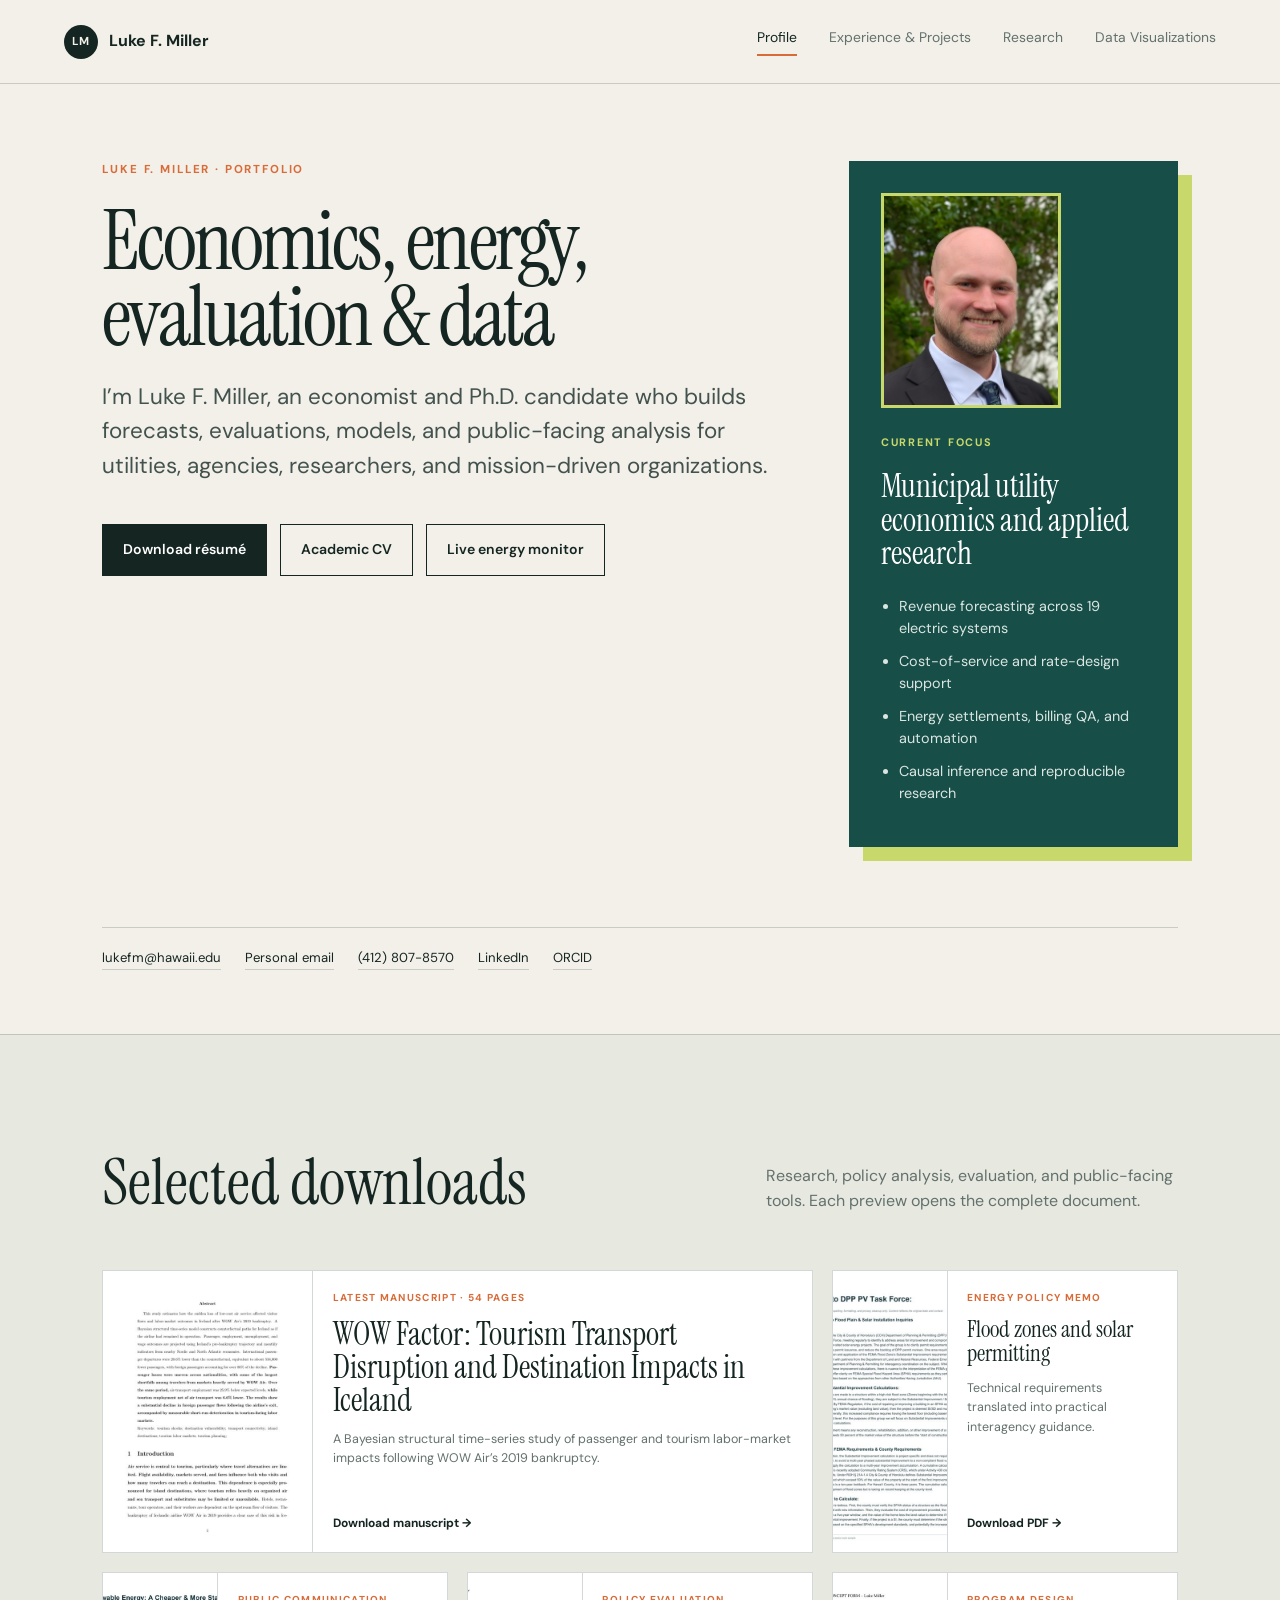
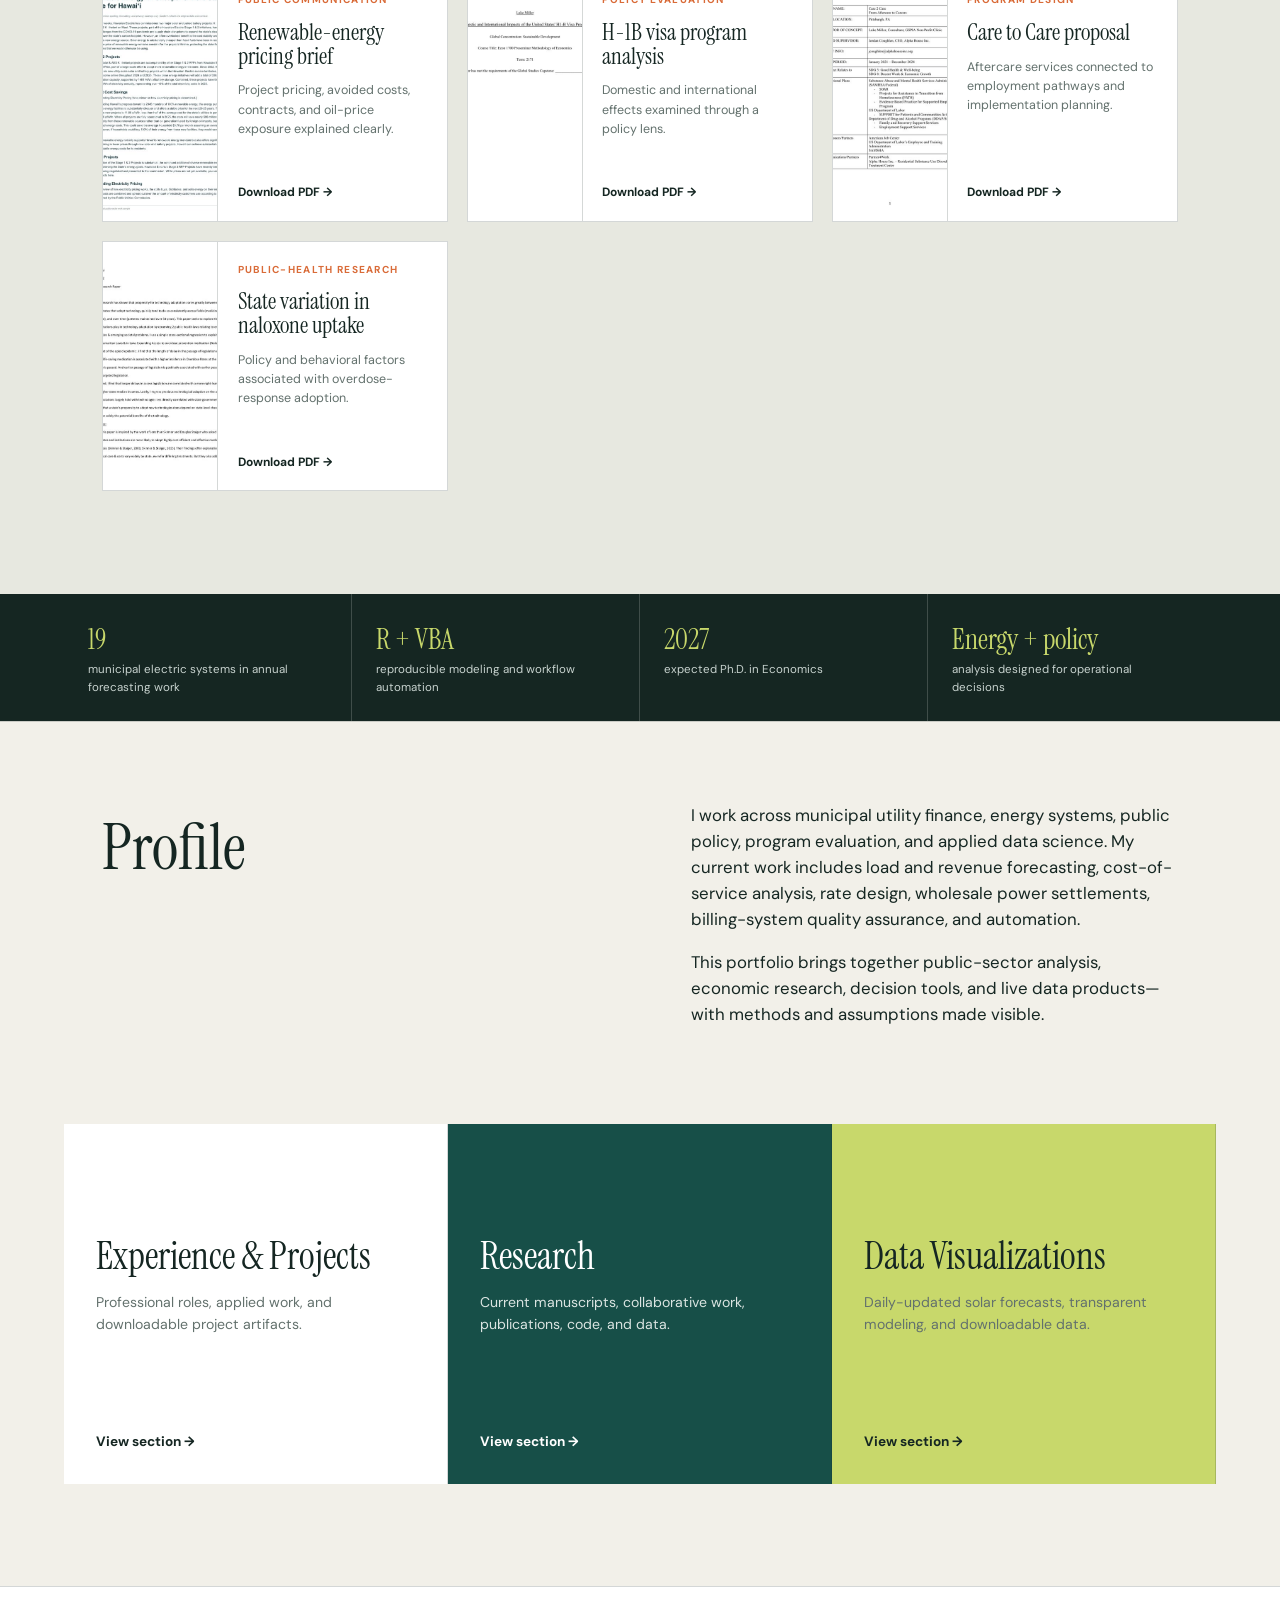
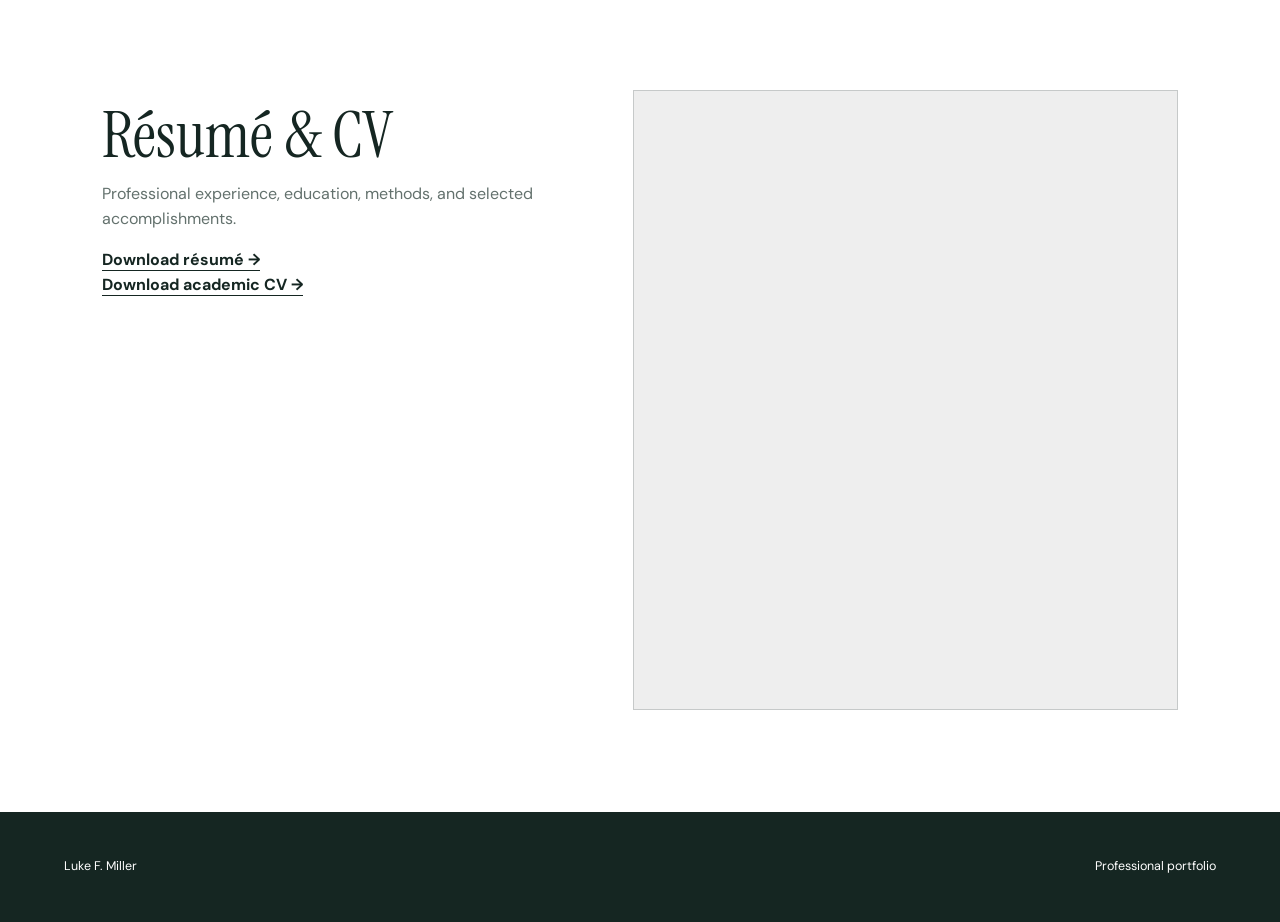
<file: docs/index.html>
<!doctype html>
<html lang="en">
<head>
  <meta charset="utf-8">
  <meta name="viewport" content="width=device-width,initial-scale=1">
  <meta name="description" content="Professional portfolio of Luke F. Miller: experience, research, and reproducible data visualization.">
  <title>Luke F. Miller | Portfolio</title>
  <link rel="stylesheet" href="assets/styles.css">
</head>
<body>
  <a class="skip-link" href="#main">Skip to content</a>
  <header class="site-header">
    <a class="brand" href="index.html"><span>LM</span> Luke F. Miller</a>
    <button class="nav-toggle" aria-expanded="false" aria-controls="site-nav">Menu</button>
    <nav id="site-nav" aria-label="Primary">
      <a class="active" href="index.html">Profile</a>
      <a href="experience.html">Experience &amp; Projects</a>
      <a href="research.html">Research</a>
      <a href="visualizations.html">Data Visualizations</a>
    </nav>
  </header>

  <main id="main">
    <section class="hero compact-hero">
      <div class="hero-main"><div class="eyebrow">Luke F. Miller · Portfolio</div>
      <h1 class="descriptive-title">Economics, energy,<br>evaluation &amp; data</h1>
      <p class="lede">I’m Luke F. Miller, an economist and Ph.D. candidate who builds forecasts, evaluations, models, and public-facing analysis for utilities, agencies, researchers, and mission-driven organizations.</p>
      <div class="actions"><a class="button primary" href="portfolio/credentials/luke-f-miller-resume.pdf" download>Download résumé</a><a class="button secondary" href="portfolio/credentials/luke-f-miller-cv.pdf" download>Academic CV</a><a class="button secondary" href="visualizations.html">Live energy monitor</a></div></div>
      <aside class="hero-brief"><img class="headshot" src="assets/luke-miller-headshot.jpg" alt="Luke F. Miller"><span>Current focus</span><h2>Municipal utility economics and applied research</h2><ul><li>Revenue forecasting across 19 electric systems</li><li>Cost-of-service and rate-design support</li><li>Energy settlements, billing QA, and automation</li><li>Causal inference and reproducible research</li></ul></aside>
      <div class="contact-strip">
        <a href="mailto:lukefm@hawaii.edu">lukefm@hawaii.edu</a>
        <a href="mailto:luke.freddy.miller@gmail.com">Personal email</a>
        <a href="tel:+14128078570">(412) 807-8570</a>
        <a href="https://www.linkedin.com/in/luke-miller-283258127/">LinkedIn</a>
        <a href="https://orcid.org/0009-0008-2932-1568">ORCID</a>
      </div>
    </section>

    <section class="section artifact-showcase">
      <div class="showcase-heading"><div><h2>Selected downloads</h2></div><p>Research, policy analysis, evaluation, and public-facing tools. Each preview opens the complete document.</p></div>
      <div class="document-grid">
        <a class="document-card featured-document" href="portfolio/research/tourism-transport-disruption-research.pdf" download><img src="assets/thumbs/wow.jpg" alt="Abstract page preview of the WOW Air manuscript"><div><span>Latest manuscript · 54 pages</span><h3>WOW Factor: Tourism Transport Disruption and Destination Impacts in Iceland</h3><p>A Bayesian structural time-series study of passenger and tourism labor-market impacts following WOW Air’s 2019 bankruptcy.</p><b>Download manuscript →</b></div></a>
        <a class="document-card" href="portfolio/public-sector-tools/flood-zone-solar-memo.pdf" download><img src="assets/thumbs/flood.jpg" alt="Preview of flood-zone solar permitting memo"><div><span>Energy policy memo</span><h3>Flood zones and solar permitting</h3><p>Technical requirements translated into practical interagency guidance.</p><b>Download PDF →</b></div></a>
        <a class="document-card" href="portfolio/public-sector-tools/renewable-energy-pricing-brief.pdf" download><img src="assets/thumbs/pricing.jpg" alt="Preview of renewable-energy pricing brief"><div><span>Public communication</span><h3>Renewable-energy pricing brief</h3><p>Project pricing, avoided costs, contracts, and oil-price exposure explained clearly.</p><b>Download PDF →</b></div></a>
        <a class="document-card" href="portfolio/policy-evaluation/h1b-visa-impact-evaluation.pdf" download><img src="assets/thumbs/h1b.jpg" alt="Preview of H-1B visa impact evaluation"><div><span>Policy evaluation</span><h3>H-1B visa program analysis</h3><p>Domestic and international effects examined through a policy lens.</p><b>Download PDF →</b></div></a>
        <a class="document-card" href="portfolio/policy-evaluation/care-to-care-project-proposal.pdf" download><img src="assets/thumbs/care.jpg" alt="Preview of Care to Care project proposal"><div><span>Program design</span><h3>Care to Care proposal</h3><p>Aftercare services connected to employment pathways and implementation planning.</p><b>Download PDF →</b></div></a>
        <a class="document-card" href="portfolio/research/naloxone-uptake-rates.pdf" download><img src="assets/thumbs/naloxone.jpg" alt="Preview of naloxone uptake research"><div><span>Public-health research</span><h3>State variation in naloxone uptake</h3><p>Policy and behavioral factors associated with overdose-response adoption.</p><b>Download PDF →</b></div></a>
      </div>
    </section>

    <section class="quick-proof"><article><strong>19</strong><span>municipal electric systems in annual forecasting work</span></article><article><strong>R + VBA</strong><span>reproducible modeling and workflow automation</span></article><article><strong>2027</strong><span>expected Ph.D. in Economics</span></article><article><strong>Energy + policy</strong><span>analysis designed for operational decisions</span></article></section>

    <section class="section split compact-section">
      <div>
        <h2>Profile</h2>
      </div>
      <div class="prose">
        <p>I work across municipal utility finance, energy systems, public policy, program evaluation, and applied data science. My current work includes load and revenue forecasting, cost-of-service analysis, rate design, wholesale power settlements, billing-system quality assurance, and automation.</p>
        <p>This portfolio brings together public-sector analysis, economic research, decision tools, and live data products—with methods and assumptions made visible.</p>
      </div>
    </section>

    <section class="feature-grid">
      <a class="feature-card" href="experience.html"><h3>Experience &amp; Projects</h3><p>Professional roles, applied work, and downloadable project artifacts.</p><b>View section →</b></a>
      <a class="feature-card dark" href="research.html"><h3>Research</h3><p>Current manuscripts, collaborative work, publications, code, and data.</p><b>View section →</b></a>
      <a class="feature-card accent" href="visualizations.html"><h3>Data Visualizations</h3><p>Daily-updated solar forecasts, transparent modeling, and downloadable data.</p><b>View section →</b></a>
    </section>

    <section class="section resume-preview">
      <div>
        <h2>Résumé &amp; CV</h2>
        <p class="muted">Professional experience, education, methods, and selected accomplishments.</p>
        <a class="text-link" href="portfolio/credentials/luke-f-miller-resume.pdf" download>Download résumé →</a>
        <br><a class="text-link" href="portfolio/credentials/luke-f-miller-cv.pdf" download>Download academic CV →</a>
      </div>
      <iframe title="Luke F. Miller résumé PDF" src="portfolio/credentials/luke-f-miller-resume.pdf"></iframe>
    </section>
  </main>

  <footer><span>Luke F. Miller</span><span>Professional portfolio</span></footer>
  <script src="assets/site.js"></script>
</body>
</html>
</file>
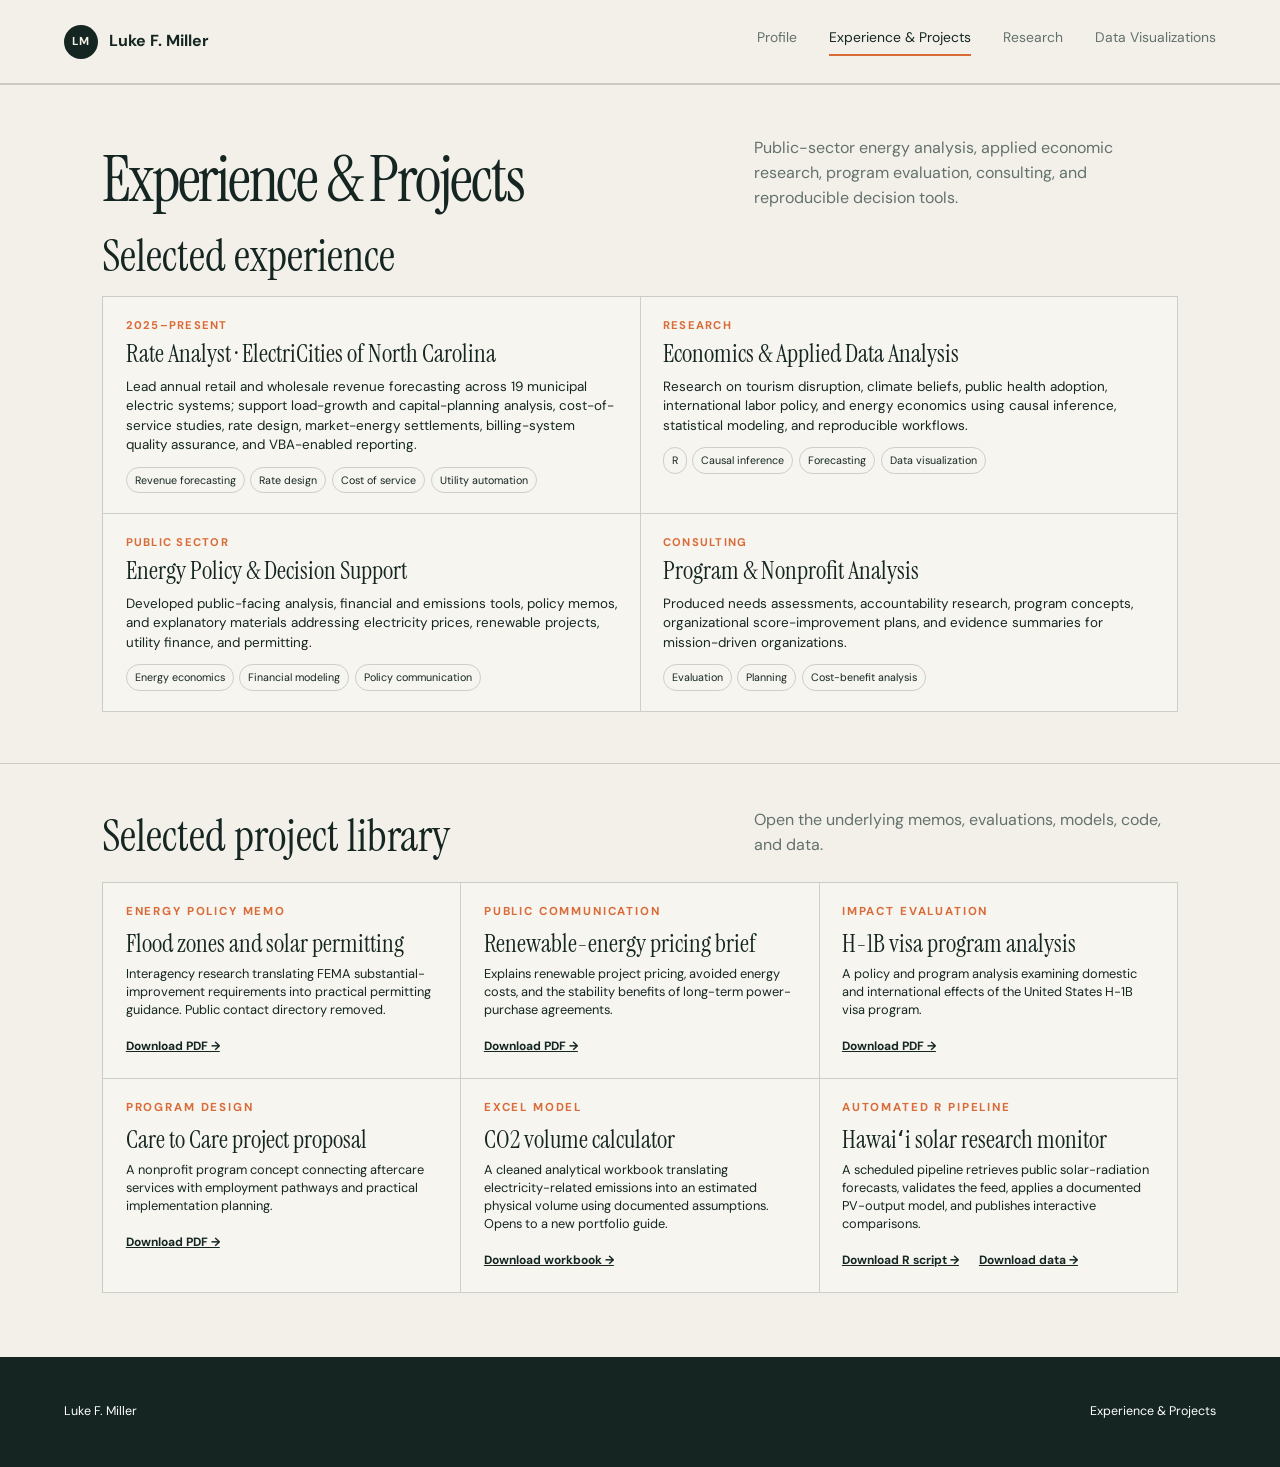
<file: docs/experience.html>
<!doctype html>
<html lang="en">
<head>
  <meta charset="utf-8"><meta name="viewport" content="width=device-width,initial-scale=1">
  <title>Experience & Projects | Luke F. Miller</title>
  <link rel="stylesheet" href="assets/styles.css">
</head>
<body>
  <a class="skip-link" href="#main">Skip to content</a>
  <header class="site-header">
    <a class="brand" href="index.html"><span>LM</span> Luke F. Miller</a>
    <button class="nav-toggle" aria-expanded="false" aria-controls="site-nav">Menu</button>
    <nav id="site-nav" aria-label="Primary"><a href="index.html">Profile</a><a class="active" href="experience.html">Experience &amp; Projects</a><a href="research.html">Research</a><a href="visualizations.html">Data Visualizations</a></nav>
  </header>
  <main id="main">
    <section class="section experience-section compact-page-section">
      <div class="compact-page-heading"><div><h1>Experience &amp; Projects</h1></div><p>Public-sector energy analysis, applied economic research, program evaluation, consulting, and reproducible decision tools.</p></div>
      <h2 class="plain-section-title">Selected experience</h2>
      <div class="timeline compact-timeline">
        <article><div class="date">2025–Present</div><div><h2>Rate Analyst · ElectriCities of North Carolina</h2><p>Lead annual retail and wholesale revenue forecasting across 19 municipal electric systems; support load-growth and capital-planning analysis, cost-of-service studies, rate design, market-energy settlements, billing-system quality assurance, and VBA-enabled reporting.</p><div class="tag-row"><span>Revenue forecasting</span><span>Rate design</span><span>Cost of service</span><span>Utility automation</span></div></div></article>
        <article><div class="date">Research</div><div><h2>Economics &amp; Applied Data Analysis</h2><p>Research on tourism disruption, climate beliefs, public health adoption, international labor policy, and energy economics using causal inference, statistical modeling, and reproducible workflows.</p><div class="tag-row"><span>R</span><span>Causal inference</span><span>Forecasting</span><span>Data visualization</span></div></div></article>
        <article><div class="date">Public sector</div><div><h2>Energy Policy &amp; Decision Support</h2><p>Developed public-facing analysis, financial and emissions tools, policy memos, and explanatory materials addressing electricity prices, renewable projects, utility finance, and permitting.</p><div class="tag-row"><span>Energy economics</span><span>Financial modeling</span><span>Policy communication</span></div></div></article>
        <article><div class="date">Consulting</div><div><h2>Program &amp; Nonprofit Analysis</h2><p>Produced needs assessments, accountability research, program concepts, organizational score-improvement plans, and evidence summaries for mission-driven organizations.</p><div class="tag-row"><span>Evaluation</span><span>Planning</span><span>Cost-benefit analysis</span></div></div></article>
      </div>
    </section>
    <section class="section compact-project-section">
      <div class="compact-section-heading"><div><h2>Selected project library</h2></div><p>Open the underlying memos, evaluations, models, code, and data.</p></div>
      <div class="project-grid compact-project-grid">
        <article class="project"><div class="project-type">Energy policy memo</div><h3>Flood zones and solar permitting</h3><p>Interagency research translating FEMA substantial-improvement requirements into practical permitting guidance. Public contact directory removed.</p><a href="portfolio/public-sector-tools/flood-zone-solar-memo.pdf" download>Download PDF →</a></article>
        <article class="project"><div class="project-type">Public communication</div><h3>Renewable-energy pricing brief</h3><p>Explains renewable project pricing, avoided energy costs, and the stability benefits of long-term power-purchase agreements.</p><a href="portfolio/public-sector-tools/renewable-energy-pricing-brief.pdf" download>Download PDF →</a></article>
        <article class="project"><div class="project-type">Impact evaluation</div><h3>H-1B visa program analysis</h3><p>A policy and program analysis examining domestic and international effects of the United States H-1B visa program.</p><a href="portfolio/policy-evaluation/h1b-visa-impact-evaluation.pdf" download>Download PDF →</a></article>
        <article class="project"><div class="project-type">Program design</div><h3>Care to Care project proposal</h3><p>A nonprofit program concept connecting aftercare services with employment pathways and practical implementation planning.</p><a href="portfolio/policy-evaluation/care-to-care-project-proposal.pdf" download>Download PDF →</a></article>
        <article class="project"><div class="project-type">Excel model</div><h3>CO2 volume calculator</h3><p>A cleaned analytical workbook translating electricity-related emissions into an estimated physical volume using documented assumptions. Opens to a new portfolio guide.</p><a href="portfolio/public-sector-tools/co2-volume-calculator.xlsx" download>Download workbook →</a></article>
        <article class="project"><div class="project-type">Automated R pipeline</div><h3>Hawaiʻi solar research monitor</h3><p>A scheduled pipeline retrieves public solar-radiation forecasts, validates the feed, applies a documented PV-output model, and publishes interactive comparisons.</p><a href="downloads/update_solar.R" download>Download R script →</a> <a href="data/hawaii_solar.csv" download>Download data →</a></article>
      </div>
    </section>
  </main>
  <footer><span>Luke F. Miller</span><span>Experience &amp; Projects</span></footer>
  <script src="assets/site.js"></script>
</body>
</html>
</file>
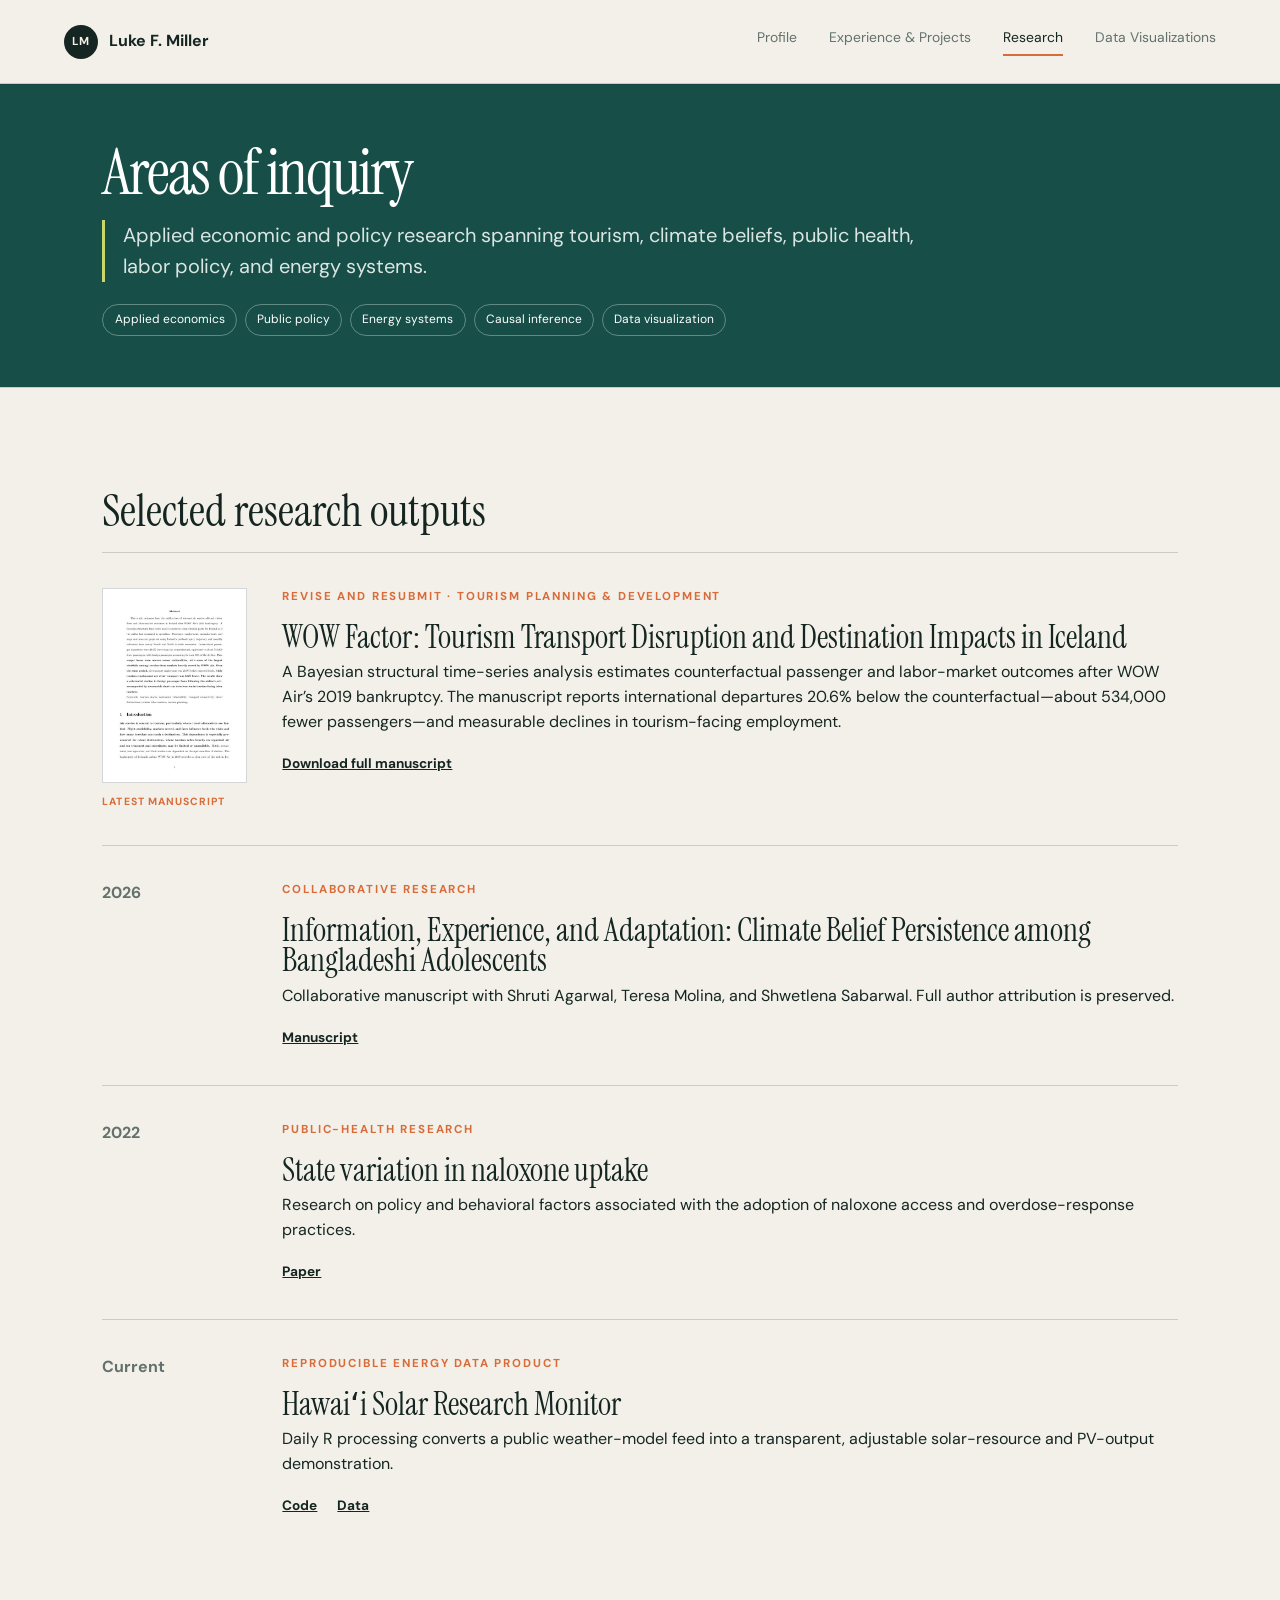
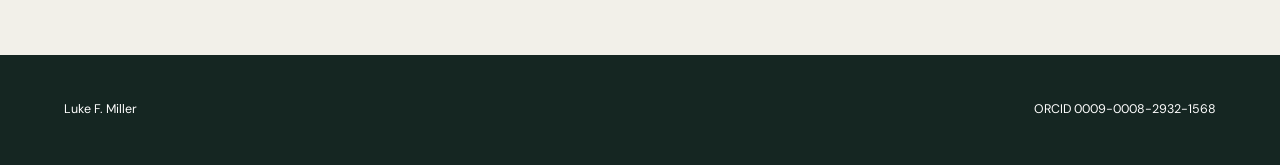
<file: docs/research.html>
<!doctype html>
<html lang="en">
<head>
  <meta charset="utf-8"><meta name="viewport" content="width=device-width,initial-scale=1">
  <title>Research | Luke F. Miller</title><link rel="stylesheet" href="assets/styles.css">
</head>
<body>
  <a class="skip-link" href="#main">Skip to content</a>
  <header class="site-header">
    <a class="brand" href="index.html"><span>LM</span> Luke F. Miller</a>
    <button class="nav-toggle" aria-expanded="false" aria-controls="site-nav">Menu</button>
    <nav id="site-nav" aria-label="Primary"><a href="index.html">Profile</a><a href="experience.html">Experience &amp; Projects</a><a class="active" href="research.html">Research</a><a href="visualizations.html">Data Visualizations</a></nav>
  </header>
  <main id="main">
    <section class="section research-summary compact-page-section">
      <h1>Areas of inquiry</h1>
      <p class="research-subtitle">Applied economic and policy research spanning tourism, climate beliefs, public health, labor policy, and energy systems.</p>
      <div class="tag-row"><span>Applied economics</span><span>Public policy</span><span>Energy systems</span><span>Causal inference</span><span>Data visualization</span></div>
    </section>
    <section class="section">
      <h2 class="plain-section-title">Selected research outputs</h2>
      <div class="publication-list">
        <article class="publication-featured"><div class="pub-year"><img src="assets/thumbs/wow.jpg" alt="Abstract page preview of the WOW Air manuscript"><span>Latest manuscript</span></div><div><div class="pub-kind">Revise and resubmit · Tourism Planning &amp; Development</div><h2>WOW Factor: Tourism Transport Disruption and Destination Impacts in Iceland</h2><p>A Bayesian structural time-series analysis estimates counterfactual passenger and labor-market outcomes after WOW Air’s 2019 bankruptcy. The manuscript reports international departures 20.6% below the counterfactual—about 534,000 fewer passengers—and measurable declines in tourism-facing employment.</p><a href="portfolio/research/tourism-transport-disruption-research.pdf" download>Download full manuscript</a></div></article>
        <article><div class="pub-year">2026</div><div><div class="pub-kind">Collaborative research</div><h2>Information, Experience, and Adaptation: Climate Belief Persistence among Bangladeshi Adolescents</h2><p>Collaborative manuscript with Shruti Agarwal, Teresa Molina, and Shwetlena Sabarwal. Full author attribution is preserved.</p><a href="portfolio/research/bangladesh-climate-beliefs-collaborative-research.pdf" download>Manuscript</a></div></article>
        <article><div class="pub-year">2022</div><div><div class="pub-kind">Public-health research</div><h2>State variation in naloxone uptake</h2><p>Research on policy and behavioral factors associated with the adoption of naloxone access and overdose-response practices.</p><a href="portfolio/research/naloxone-uptake-rates.pdf" download>Paper</a></div></article>
        <article><div class="pub-year">Current</div><div><div class="pub-kind">Reproducible energy data product</div><h2>Hawaiʻi Solar Research Monitor</h2><p>Daily R processing converts a public weather-model feed into a transparent, adjustable solar-resource and PV-output demonstration.</p><a href="downloads/update_solar.R" download>Code</a> <a href="data/hawaii_solar.csv" download>Data</a></div></article>
      </div>
    </section>
  </main>
  <footer><span>Luke F. Miller</span><span>ORCID 0009-0008-2932-1568</span></footer>
  <script src="assets/site.js"></script>
</body>
</html>
</file>
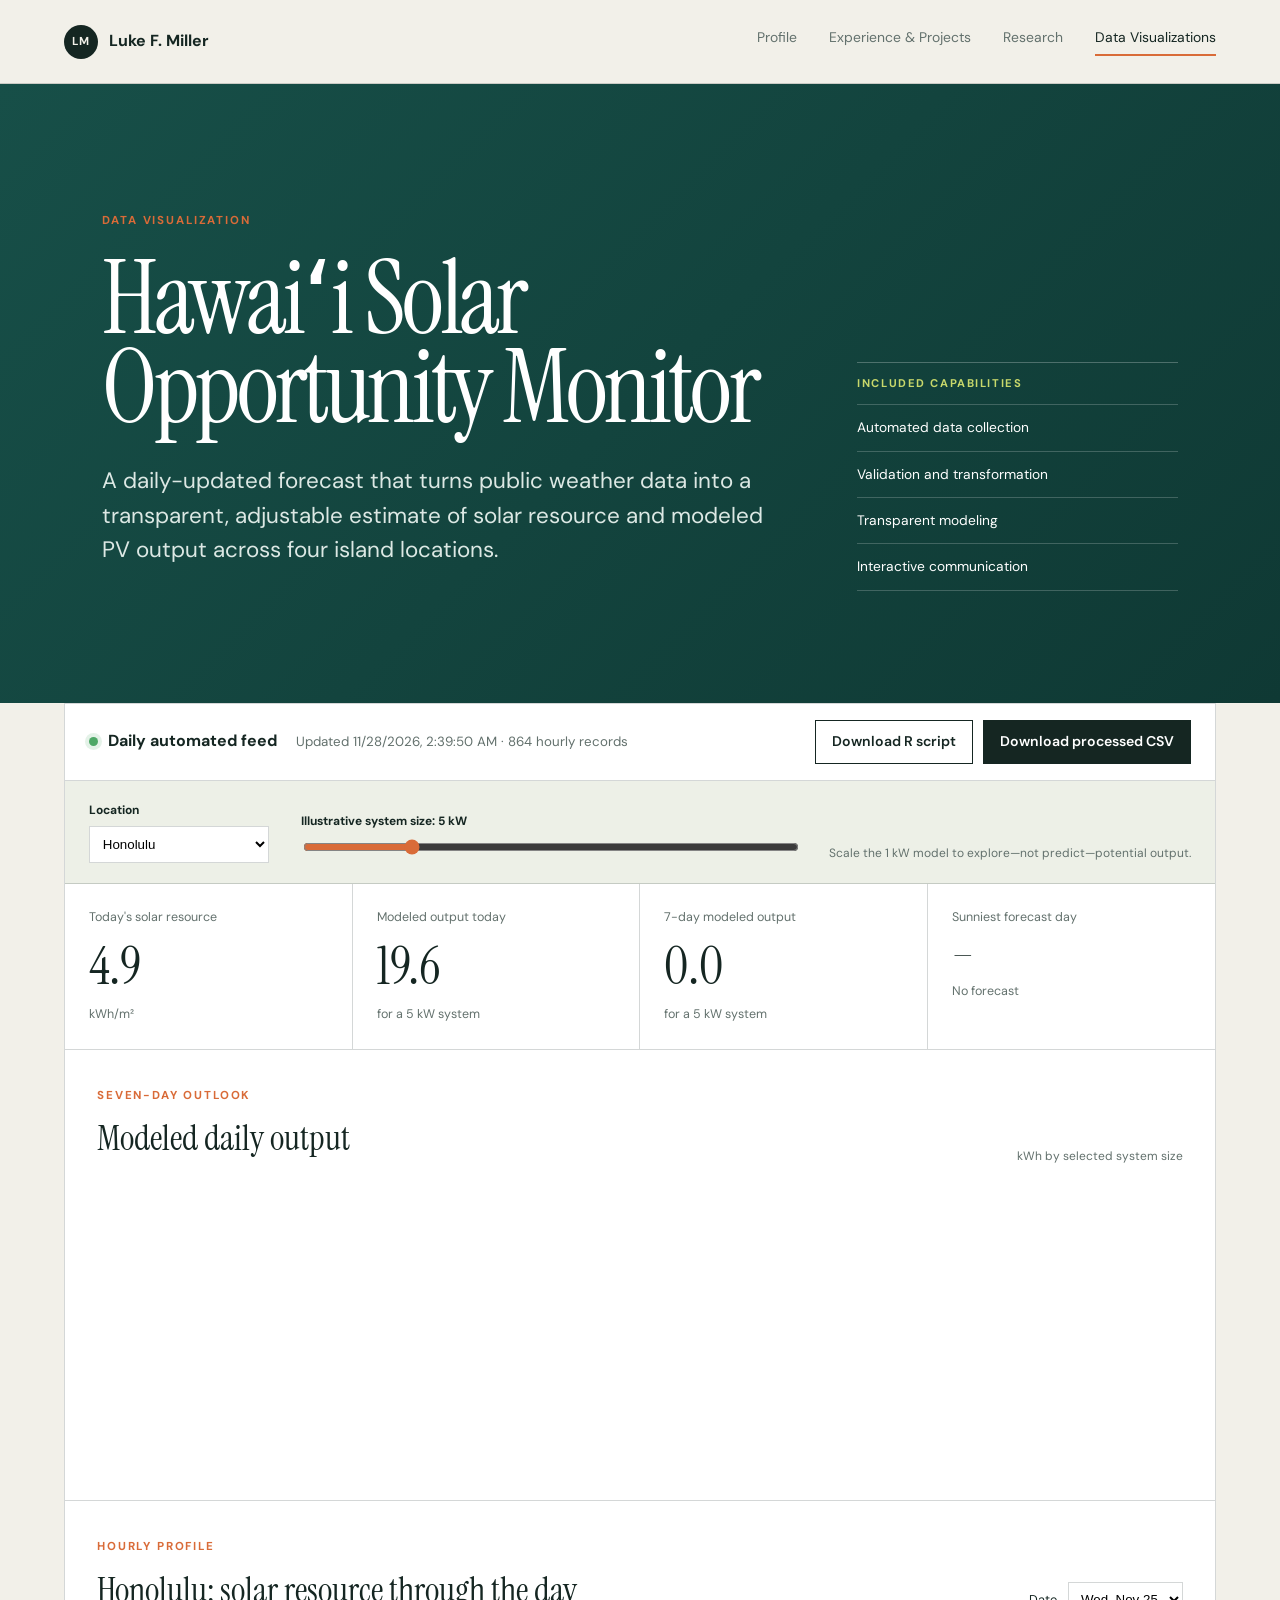
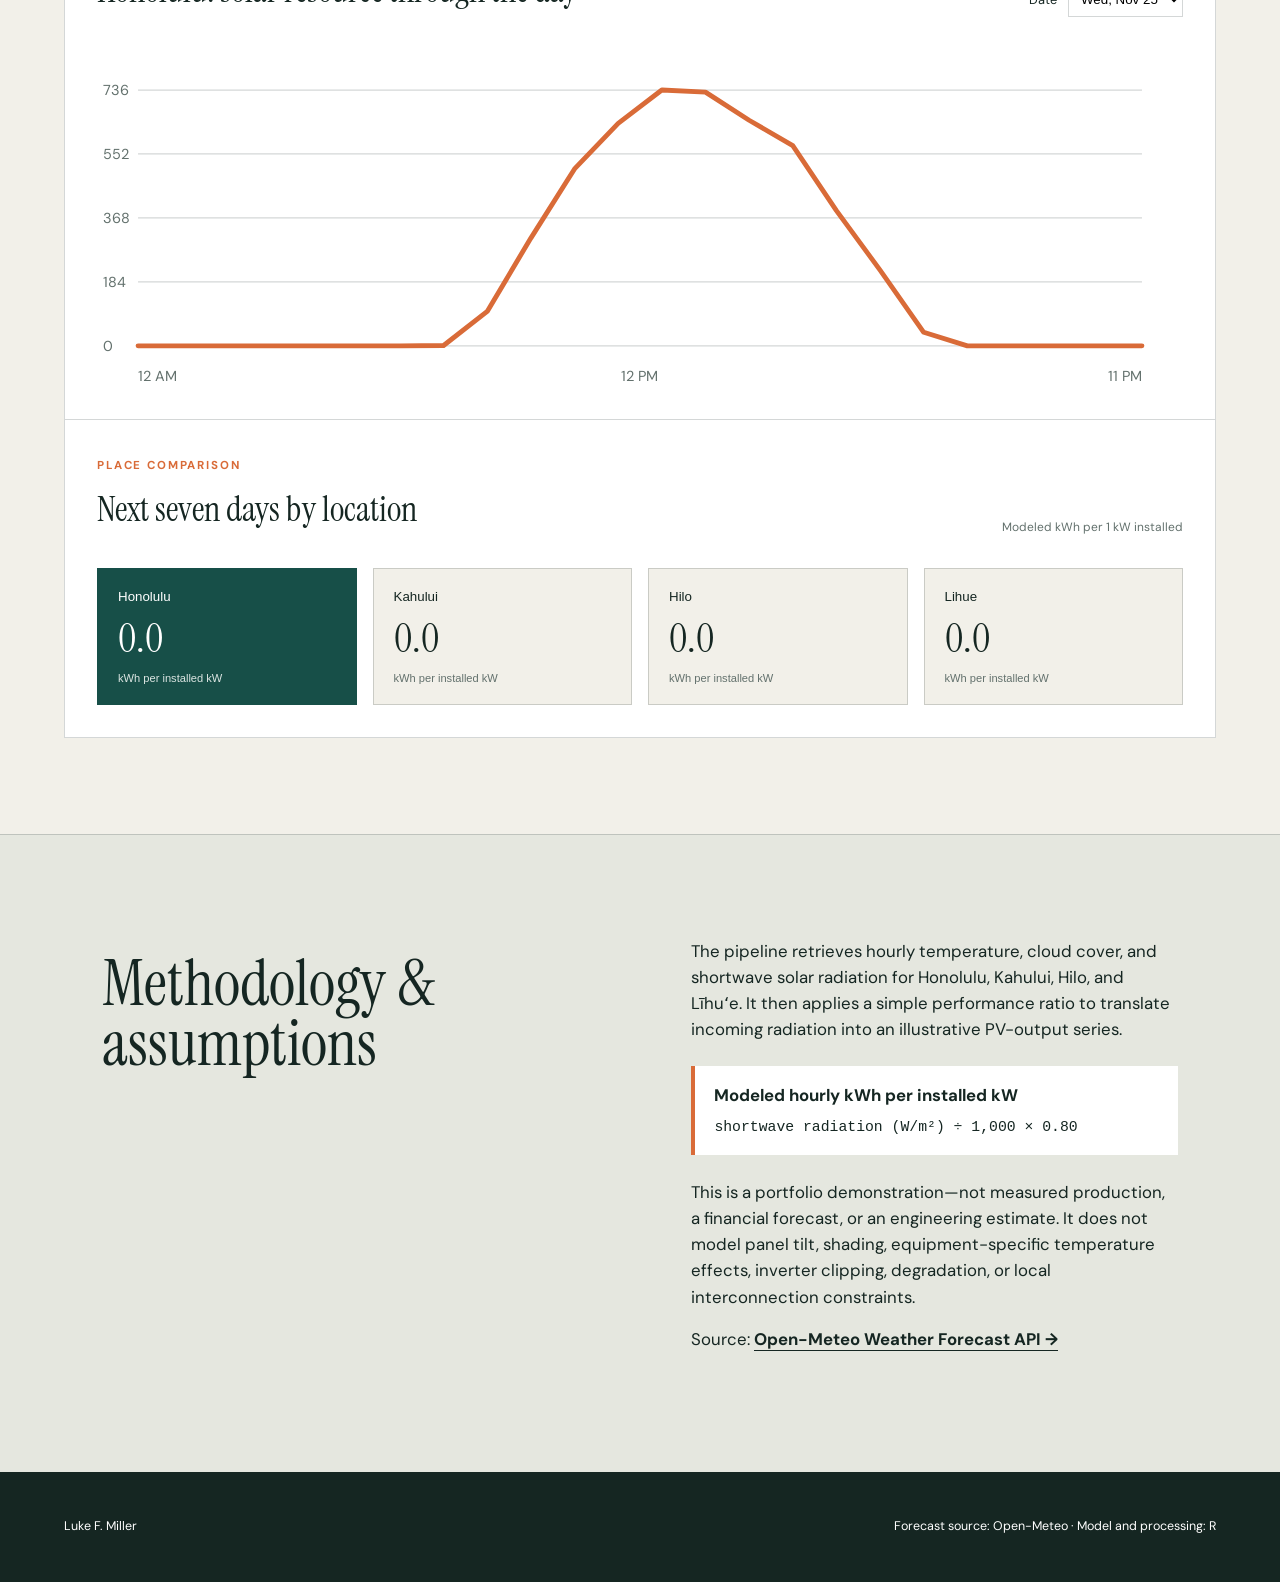
<file: docs/visualizations.html>
<!doctype html><html lang="en"><head><meta charset="utf-8"><meta name="viewport" content="width=device-width,initial-scale=1"><meta name="description" content="A live Hawai'i solar-resource forecast and transparent PV modeling demonstration built with R and GitHub Actions."><title>Hawaiʻi Solar Research Monitor | Luke F. Miller</title><link rel="stylesheet" href="assets/styles.css"></head>
<body><a class="skip-link" href="#main">Skip to content</a><header class="site-header"><a class="brand" href="index.html"><span>LM</span> Luke F. Miller</a><button class="nav-toggle" aria-expanded="false" aria-controls="site-nav">Menu</button><nav id="site-nav" aria-label="Primary"><a href="index.html">Profile</a><a href="experience.html">Experience &amp; Projects</a><a href="research.html">Research</a><a class="active" href="visualizations.html">Data Visualizations</a></nav></header>
<main id="main"><section class="page-intro energy-intro"><div><div class="eyebrow">Data visualization</div><h1>Hawaiʻi Solar<br>Opportunity Monitor</h1><p class="lede">A daily-updated forecast that turns public weather data into a transparent, adjustable estimate of solar resource and modeled PV output across four island locations.</p></div><div class="energy-intro-note"><b>Included capabilities</b><span>Automated data collection</span><span>Validation and transformation</span><span>Transparent modeling</span><span>Interactive communication</span></div></section>
<section class="dashboard-shell energy-dashboard"><div class="dashboard-toolbar"><div><span class="status-dot"></span><b>Daily automated feed</b><small id="updated-at">Loading update time…</small></div><div class="download-row"><a class="button secondary small" href="downloads/update_solar.R" download>Download R script</a><a class="button primary small" href="data/hawaii_solar.csv" download>Download processed CSV</a></div></div>
<div class="model-controls"><div><label for="location-filter">Location</label><select id="location-filter"></select></div><div class="size-control"><label for="system-size">Illustrative system size: <b><span id="size-label">5</span> kW</b></label><input id="system-size" type="range" min="1" max="20" value="5" step="1"></div><p>Scale the 1 kW model to explore—not predict—potential output.</p></div>
<div class="metric-grid energy-metrics"><div class="metric"><span>Today's solar resource</span><strong id="today-resource">—</strong><small>kWh/m²</small></div><div class="metric"><span>Modeled output today</span><strong id="today-output">—</strong><small id="today-size-note">for a 5 kW system</small></div><div class="metric"><span>7-day modeled output</span><strong id="week-output">—</strong><small id="week-size-note">for a 5 kW system</small></div><div class="metric"><span>Sunniest forecast day</span><strong class="word-metric" id="best-day">—</strong><small id="best-day-value">loading</small></div></div>
<div class="chart-panel"><div class="chart-heading"><div><span class="section-number">Seven-day outlook</span><h2>Modeled daily output</h2></div><span class="chart-unit">kWh by selected system size</span></div><div id="daily-chart" class="energy-bars" aria-label="Bar chart of modeled daily solar output"></div></div>
<div class="chart-panel"><div class="chart-heading"><div><span class="section-number">Hourly profile</span><h2 id="hourly-title">Solar resource through the day</h2></div><label>Date <select id="date-filter"></select></label></div><div id="hourly-chart" class="line-chart" aria-label="Hourly solar radiation line chart"></div></div>
<div class="location-panel"><div class="chart-heading"><div><span class="section-number">Place comparison</span><h2>Next seven days by location</h2></div><span class="chart-unit">Modeled kWh per 1 kW installed</span></div><div id="location-cards" class="location-cards"></div></div></section>
<section class="section split methodology"><div><h2>Methodology &amp; assumptions</h2></div><div class="prose"><p>The pipeline retrieves hourly temperature, cloud cover, and shortwave solar radiation for Honolulu, Kahului, Hilo, and Līhuʻe. It then applies a simple performance ratio to translate incoming radiation into an illustrative PV-output series.</p><div class="formula"><b>Modeled hourly kWh per installed kW</b><code>shortwave radiation (W/m²) ÷ 1,000 × 0.80</code></div><p>This is a portfolio demonstration—not measured production, a financial forecast, or an engineering estimate. It does not model panel tilt, shading, equipment-specific temperature effects, inverter clipping, degradation, or local interconnection constraints.</p><p>Source: <a class="text-link" href="https://open-meteo.com/en/docs">Open-Meteo Weather Forecast API →</a></p></div></section></main>
<footer><span>Luke F. Miller</span><span>Forecast source: Open-Meteo · Model and processing: R</span></footer><script src="assets/site.js"></script><script src="assets/dashboard.js"></script></body></html>
</file>
<file: docs/assets/styles.css>
@import url('https://fonts.googleapis.com/css2?family=DM+Sans:wght@400;500;600;700&family=Instrument+Serif:ital@0;1&display=swap');
:root{--ink:#152622;--paper:#f2f0e9;--white:#fff;--accent:#d96b38;--teal:#174f48;--lime:#c8d86b;--line:rgba(21,38,34,.18);--muted:#63716d;--sans:"DM Sans",sans-serif;--serif:"Instrument Serif",serif}
*{box-sizing:border-box}html{scroll-behavior:smooth}body{margin:0;background:var(--paper);color:var(--ink);font-family:var(--sans);line-height:1.55}.skip-link{position:absolute;left:-999px}.skip-link:focus{left:1rem;top:1rem;background:#fff;padding:.75rem;z-index:99}a{color:inherit}.site-header{height:84px;padding:0 clamp(1.25rem,5vw,5rem);display:flex;align-items:center;justify-content:space-between;border-bottom:1px solid var(--line);position:relative}.brand{text-decoration:none;font-weight:700;display:flex;align-items:center;gap:.7rem}.brand span{display:grid;place-items:center;width:34px;height:34px;border-radius:50%;background:var(--ink);color:var(--paper);font-size:.72rem;letter-spacing:.08em}.site-header nav{display:flex;gap:clamp(1rem,2.5vw,2.5rem)}.site-header nav a{text-decoration:none;color:var(--muted);font-size:.87rem}.site-header nav a:hover,.site-header nav a.active{color:var(--ink)}.site-header nav a.active{border-bottom:2px solid var(--accent);padding-bottom:.35rem}.nav-toggle{display:none;border:1px solid var(--ink);background:transparent;padding:.55rem .8rem}
main{min-height:70vh}.hero,.page-intro{padding:clamp(5rem,10vw,10rem) clamp(1.25rem,8vw,8rem) 4rem}.hero{min-height:calc(100vh - 84px)}.eyebrow,.section-number,.project-type,.pub-kind{text-transform:uppercase;letter-spacing:.16em;font-size:.72rem;font-weight:700;color:var(--accent)}h1,h2,h3,p{margin-top:0}h1{font-family:var(--serif);font-size:clamp(4rem,9vw,8.5rem);line-height:.87;font-weight:400;max-width:1100px;margin:1.5rem 0 2rem;letter-spacing:-.035em}h1 em,h2 em{color:var(--accent);font-weight:400}.lede{font-size:clamp(1.1rem,2vw,1.4rem);max-width:720px;color:#43524e}.actions{display:flex;gap:.8rem;flex-wrap:wrap;margin:2.5rem 0}.button{display:inline-flex;align-items:center;justify-content:center;text-decoration:none;border:1px solid var(--ink);padding:.9rem 1.25rem;font-weight:600;font-size:.88rem}.button.primary{background:var(--ink);color:#fff}.button.secondary{background:transparent}.button.small{padding:.65rem 1rem}.hero-rule{height:1px;background:var(--line);margin:clamp(4rem,9vw,8rem) 0 1.5rem}.contact-strip{display:flex;flex-wrap:wrap;gap:1.5rem}.contact-strip a{font-size:.82rem;text-decoration:none;border-bottom:1px solid var(--line)}
.section{padding:clamp(4rem,8vw,8rem) clamp(1.25rem,8vw,8rem);border-top:1px solid var(--line)}.split{display:grid;grid-template-columns:minmax(240px,1fr) minmax(300px,1fr);gap:8vw}.section h2{font-family:var(--serif);font-size:clamp(2.6rem,5vw,5rem);font-weight:400;line-height:.95;margin:1rem 0}.prose{font-size:1.05rem;max-width:700px}.muted{color:var(--muted)}code{font-size:.88em;background:rgba(255,255,255,.6);padding:.14rem .35rem}.text-link{font-weight:700;text-decoration:none;border-bottom:1px solid}
.feature-grid{display:grid;grid-template-columns:repeat(3,1fr);margin:0 clamp(1.25rem,5vw,5rem) clamp(4rem,8vw,8rem)}.feature-card{min-height:360px;background:#fff;padding:2rem;display:flex;flex-direction:column;text-decoration:none;border-right:1px solid var(--line);transition:transform .2s}.feature-card:hover{transform:translateY(-5px)}.feature-card span{font-size:.75rem;text-transform:uppercase;letter-spacing:.15em}.feature-card h3{font-family:var(--serif);font-size:2.4rem;line-height:1.05;font-weight:400;margin:auto 0 1rem}.feature-card p{font-size:.88rem;color:var(--muted);max-width:290px}.feature-card.dark p{color:#dbe5e2}.feature-card b{font-size:.85rem;margin-top:auto}.feature-card.dark{background:var(--teal);color:#fff}.feature-card.accent{background:var(--lime)}.resume-preview{display:grid;grid-template-columns:1fr 1.2fr;gap:6vw;background:var(--white)}.resume-preview iframe{width:100%;height:620px;border:1px solid var(--line);background:#eee}
.page-intro{padding-bottom:7rem}.page-intro h1{font-size:clamp(3.8rem,8vw,7.5rem)}.timeline article,.publication-list article{display:grid;grid-template-columns:180px 1fr;border-top:1px solid var(--line);padding:2.2rem 0}.timeline h2,.publication-list h2{font-family:var(--serif);font-size:2rem;font-weight:400;margin-bottom:.5rem}.date,.pub-year{font-weight:700;color:var(--muted)}.tag-row{display:flex;flex-wrap:wrap;gap:.5rem;margin-top:1.2rem}.tag-row span{border:1px solid var(--line);border-radius:20px;padding:.35rem .7rem;font-size:.75rem}.tag-row.large span{font-size:.9rem;padding:.55rem 1rem}.project-grid{display:grid;grid-template-columns:repeat(2,1fr);margin-top:3rem;border-top:1px solid var(--line);border-left:1px solid var(--line)}.project{min-height:270px;padding:2rem;border-right:1px solid var(--line);border-bottom:1px solid var(--line);background:rgba(255,255,255,.32)}.project h3{font-family:var(--serif);font-size:2rem;font-weight:400;margin:1.2rem 0 .7rem}.project a,.publication-list a{font-weight:700;font-size:.85rem;margin-right:1rem}.research-hero{background:var(--teal);color:#fff}.research-hero .lede{color:#dbe5e2}
.dashboard-intro{padding-bottom:4rem}.dashboard-shell{margin:0 clamp(1.25rem,5vw,5rem) 6rem;background:#fff;border:1px solid var(--line)}.dashboard-toolbar{display:flex;justify-content:space-between;align-items:center;padding:1rem 1.5rem;border-bottom:1px solid var(--line)}.dashboard-toolbar>div{display:flex;align-items:center;gap:.65rem}.dashboard-toolbar small{color:var(--muted);margin-left:.5rem}.status-dot{width:9px;height:9px;background:#4ea867;border-radius:50%;box-shadow:0 0 0 4px rgba(78,168,103,.15)}.metric-grid{display:grid;grid-template-columns:repeat(4,1fr)}.metric{padding:1.5rem;border-right:1px solid var(--line);border-bottom:1px solid var(--line)}.metric:last-child{border-right:0}.metric span,.metric small{display:block;color:var(--muted);font-size:.78rem}.metric strong{display:block;font-family:var(--serif);font-size:3.3rem;font-weight:400;line-height:1;margin:.8rem 0}.metric small{white-space:nowrap;overflow:hidden;text-overflow:ellipsis}.chart-panel,.table-panel{padding:2rem;border-bottom:1px solid var(--line)}.chart-heading{display:flex;justify-content:space-between;align-items:flex-end;gap:2rem;margin-bottom:2rem}.chart-heading h2{font-family:var(--serif);font-size:2.2rem;font-weight:400;margin:.3rem 0 0}.chart-heading label{font-size:.8rem}.chart-heading select{margin-left:.5rem;padding:.5rem;background:#fff;border:1px solid var(--line)}.bar-chart{display:grid;gap:.8rem}.bar-row{display:grid;grid-template-columns:70px 1fr 40px;gap:1rem;align-items:center;font-size:.78rem}.bar-row>div{height:24px;background:#edf0eb}.bar-row i{display:block;height:100%;min-width:2px;background:var(--accent);transition:width .3s}.table-scroll{overflow:auto}table{width:100%;border-collapse:collapse;font-size:.84rem}th,td{text-align:left;padding:.85rem;border-bottom:1px solid var(--line)}th{text-transform:uppercase;letter-spacing:.08em;font-size:.67rem;color:var(--muted)}.mag{display:grid;place-items:center;width:38px;height:38px;border-radius:50%;background:var(--lime)}.methodology{background:#e5e7df}
footer{min-height:110px;padding:2rem clamp(1.25rem,5vw,5rem);display:flex;align-items:center;justify-content:space-between;background:var(--ink);color:#fff;font-size:.78rem}
@media(max-width:850px){.site-header{height:auto;min-height:72px;flex-wrap:wrap;padding:1rem 1.25rem}.nav-toggle{display:block}.site-header nav{display:none;flex-basis:100%;flex-direction:column;padding:1.5rem 0 .5rem}.site-header nav.open{display:flex}.split,.resume-preview{grid-template-columns:1fr}.feature-grid{grid-template-columns:1fr}.feature-card{min-height:260px}.metric-grid{grid-template-columns:repeat(2,1fr)}.project-grid{grid-template-columns:1fr}.timeline article,.publication-list article{grid-template-columns:1fr;gap:.6rem}.resume-preview iframe{height:500px}.dashboard-toolbar,.chart-heading{align-items:flex-start;flex-direction:column}.dashboard-toolbar small{display:block;margin:0}.contact-strip{gap:.8rem 1.2rem}}@media(max-width:480px){h1{font-size:3.5rem}.metric-grid{grid-template-columns:1fr}.metric{border-right:0}.resume-preview iframe{height:430px}.hero{padding-top:4rem}}

/* Denser profile introduction */
.compact-hero{min-height:auto;padding-top:clamp(3.5rem,6vw,6rem);display:grid;grid-template-columns:minmax(0,1.35fr) minmax(300px,.65fr);gap:5vw;align-items:start}
.compact-hero h1{font-size:clamp(3.8rem,7.5vw,7.4rem);margin-bottom:1.5rem}
.compact-hero .contact-strip{grid-column:1/-1;border-top:1px solid var(--line);padding-top:1.25rem;margin-top:1rem}
.hero-brief{background:var(--teal);color:#fff;padding:2rem;box-shadow:14px 14px 0 var(--lime)}
.hero-brief>span{text-transform:uppercase;letter-spacing:.16em;font-size:.68rem;color:var(--lime);font-weight:700}.hero-brief h2{font-family:var(--serif);font-size:2rem;line-height:1.05;font-weight:400;margin:1rem 0 1.5rem}.hero-brief ul{margin:0;padding-left:1.1rem}.hero-brief li{margin:.65rem 0;color:#dbe5e2;font-size:.9rem}
.quick-proof{display:grid;grid-template-columns:repeat(4,1fr);background:var(--ink);color:#fff;padding:0 clamp(1.25rem,5vw,5rem)}.quick-proof article{padding:1.5rem;border-right:1px solid rgba(255,255,255,.18)}.quick-proof article:last-child{border-right:0}.quick-proof strong,.quick-proof span{display:block}.quick-proof strong{font-family:var(--serif);font-size:1.75rem;font-weight:400;color:var(--lime)}.quick-proof span{font-size:.72rem;color:#c7d2ce;max-width:220px}.compact-section{padding-top:5rem;padding-bottom:5rem}

/* Energy research monitor */
.energy-intro{display:grid;grid-template-columns:1.35fr .65fr;gap:7vw;align-items:end;background:linear-gradient(135deg,var(--teal),#0f3934);color:#fff}.energy-intro .lede{color:#dce8e4}.energy-intro-note{display:grid;border-top:1px solid rgba(255,255,255,.25)}.energy-intro-note b,.energy-intro-note span{padding:.75rem 0;border-bottom:1px solid rgba(255,255,255,.2)}.energy-intro-note b{color:var(--lime);text-transform:uppercase;letter-spacing:.14em;font-size:.7rem}.energy-intro-note span{font-size:.86rem}.download-row{display:flex;gap:.55rem;flex-wrap:wrap}.model-controls{display:grid;grid-template-columns:180px minmax(260px,1fr) auto;gap:2rem;align-items:end;padding:1.25rem 1.5rem;background:#edf0e7;border-bottom:1px solid var(--line)}.model-controls label{display:block;font-size:.75rem;font-weight:700;margin-bottom:.4rem}.model-controls select{width:100%;padding:.55rem;background:#fff;border:1px solid var(--line)}.model-controls input{width:100%;accent-color:var(--accent)}.model-controls p{margin:0;font-size:.75rem;color:var(--muted)}.word-metric{font-size:1.85rem!important}.chart-unit{font-size:.75rem;color:var(--muted)}.energy-bars{height:270px;display:grid;grid-template-columns:repeat(7,1fr);gap:1rem;align-items:end}.energy-bar{height:100%;display:grid;grid-template-rows:auto 1fr auto auto;gap:.4rem;text-align:center;font-size:.72rem}.energy-bar>div{height:100%;display:flex;align-items:end;background:#edf0eb}.energy-bar i{display:block;width:100%;min-height:2px;background:linear-gradient(var(--lime),var(--accent));transition:height .25s}.energy-bar strong{font-size:.9rem}.energy-bar small{color:var(--muted)}.line-chart{width:100%;min-height:260px}.line-chart svg{width:100%;display:block;overflow:visible}.line-chart polyline{fill:none;stroke:var(--accent);stroke-width:4;stroke-linejoin:round;stroke-linecap:round}.line-chart .grid line{stroke:var(--line);stroke-width:1}.line-chart text{font-family:var(--sans);font-size:12px;fill:var(--muted)}.location-panel{padding:2rem}.location-cards{display:grid;grid-template-columns:repeat(4,1fr);gap:1rem}.location-card{text-align:left;padding:1.25rem;background:var(--paper);border:1px solid var(--line);color:var(--ink);cursor:pointer}.location-card.selected{background:var(--teal);color:#fff;border-color:var(--teal)}.location-card span,.location-card strong,.location-card small{display:block}.location-card strong{font-family:var(--serif);font-size:2.5rem;font-weight:400;margin:.5rem 0}.location-card small{color:var(--muted)}.location-card.selected small{color:#dbe5e2}.formula{border-left:4px solid var(--accent);padding:1rem 1.2rem;background:#fff;margin:1.5rem 0}.formula b,.formula code{display:block}.formula code{margin-top:.55rem;background:none;padding:0}
@media(max-width:850px){.compact-hero,.energy-intro{grid-template-columns:1fr}.quick-proof{grid-template-columns:1fr 1fr}.model-controls{grid-template-columns:1fr}.location-cards{grid-template-columns:1fr 1fr}.energy-bars{gap:.4rem}.energy-bar b{font-size:.62rem}.download-row{width:100%}}
@media(max-width:480px){.quick-proof,.location-cards{grid-template-columns:1fr}.energy-bars{overflow-x:auto;grid-template-columns:repeat(7,68px);padding-bottom:.7rem}.compact-hero{padding-top:3rem}}

/* Portrait and document previews */
.headshot{width:180px;height:215px;object-fit:cover;object-position:center 44%;display:block;margin:0 0 1.35rem;border:3px solid var(--lime)}
.artifact-showcase{background:#e7e8e0}.showcase-heading{display:grid;grid-template-columns:1fr .7fr;gap:6vw;align-items:end;margin-bottom:2.5rem}.showcase-heading>p{color:var(--muted);max-width:520px}.document-grid{display:grid;grid-template-columns:repeat(3,1fr);gap:1.2rem}.document-card{display:grid;grid-template-columns:115px 1fr;min-height:250px;background:#fff;border:1px solid var(--line);text-decoration:none;overflow:hidden;transition:transform .2s,box-shadow .2s}.document-card:hover{transform:translateY(-4px);box-shadow:0 14px 30px rgba(21,38,34,.1)}.document-card img{width:100%;height:100%;object-fit:cover;object-position:top;border-right:1px solid var(--line)}.document-card>div{padding:1.2rem;display:flex;flex-direction:column}.document-card span{font-size:.63rem;text-transform:uppercase;letter-spacing:.13em;color:var(--accent);font-weight:700}.document-card h3{font-family:var(--serif);font-weight:400;font-size:1.45rem;line-height:1.03;margin:.8rem 0}.document-card p{font-size:.78rem;color:var(--muted)}.document-card b{font-size:.75rem;margin-top:auto}.featured-document{grid-column:span 2;grid-template-columns:210px 1fr}.featured-document h3{font-size:2rem}.publication-featured .pub-year{display:flex;flex-direction:column;gap:.7rem}.publication-featured .pub-year img{width:145px;border:1px solid var(--line);background:#fff}.publication-featured .pub-year span{text-transform:uppercase;letter-spacing:.1em;font-size:.65rem;color:var(--accent)}
@media(max-width:1050px){.document-grid{grid-template-columns:1fr 1fr}.featured-document{grid-column:1/-1}}
@media(max-width:850px){.showcase-heading{grid-template-columns:1fr}.document-grid{grid-template-columns:1fr}.featured-document{grid-column:auto;grid-template-columns:140px 1fr}}
@media(max-width:480px){.document-card,.featured-document{grid-template-columns:100px 1fr}.document-card h3,.featured-document h3{font-size:1.3rem}.document-card p{display:none}}

/* Compact interior pages */
.compact-page-section{padding-top:clamp(2.2rem,4vw,3.8rem);padding-bottom:clamp(2.5rem,4vw,4rem)}
.compact-page-heading,.compact-section-heading{display:grid;grid-template-columns:1fr minmax(280px,.72fr);gap:5vw;align-items:end;margin-bottom:1.5rem}
.compact-page-heading h1,.research-summary h1{font-size:clamp(2.7rem,5vw,5rem);margin:.45rem 0 0;line-height:.95}
.descriptive-title{font-size:clamp(3.3rem,6.5vw,6.6rem)!important;line-height:.92!important}.plain-section-title{font-family:var(--serif);font-size:clamp(2rem,3.5vw,3.3rem)!important;font-weight:400;margin:0 0 1.2rem!important}
.compact-page-heading p,.compact-section-heading p{max-width:560px;color:var(--muted);margin:0}
.compact-timeline{display:grid;grid-template-columns:repeat(2,1fr);border-top:1px solid var(--line);border-left:1px solid var(--line)}
.compact-timeline article{display:block;padding:1.25rem 1.4rem;border:0;border-right:1px solid var(--line);border-bottom:1px solid var(--line);background:rgba(255,255,255,.3)}
.compact-timeline h2{font-size:1.55rem;line-height:1.05;margin:.4rem 0 .6rem}
.compact-timeline p{font-size:.84rem;line-height:1.45;margin-bottom:.75rem}
.compact-timeline .date{font-size:.7rem;text-transform:uppercase;letter-spacing:.11em;color:var(--accent)}
.compact-timeline .tag-row{margin-top:.7rem;gap:.35rem}
.compact-timeline .tag-row span{font-size:.67rem;padding:.25rem .5rem}
.compact-project-section{padding-top:2.75rem;padding-bottom:4rem}
.compact-section-heading h2{font-size:clamp(2rem,3.5vw,3.4rem);margin:.45rem 0 0}
.compact-project-grid{grid-template-columns:repeat(3,1fr);margin-top:1.2rem}
.compact-project-grid .project{min-height:0;padding:1.25rem 1.4rem}
.compact-project-grid .project h3{font-size:1.55rem;line-height:1.05;margin:.65rem 0 .5rem}
.compact-project-grid .project p{font-size:.8rem;line-height:1.42;margin-bottom:.85rem}
.compact-project-grid .project a{font-size:.75rem}
.research-summary{background:var(--teal);color:#fff}
.research-summary .section-number{color:var(--lime)}
.research-summary h1{color:#fff}
.research-subtitle{font-size:clamp(1rem,1.8vw,1.25rem);color:#dbe5e2;max-width:850px;margin:1rem 0 1.35rem;padding-left:1.1rem;border-left:3px solid var(--lime)}
.research-summary .tag-row{margin-top:0}
.research-summary .tag-row span{border-color:rgba(255,255,255,.32);color:#fff}
@media(max-width:850px){.compact-page-heading,.compact-section-heading{grid-template-columns:1fr}.compact-timeline,.compact-project-grid{grid-template-columns:1fr}.compact-page-heading{margin-bottom:1.2rem}}
</file>
